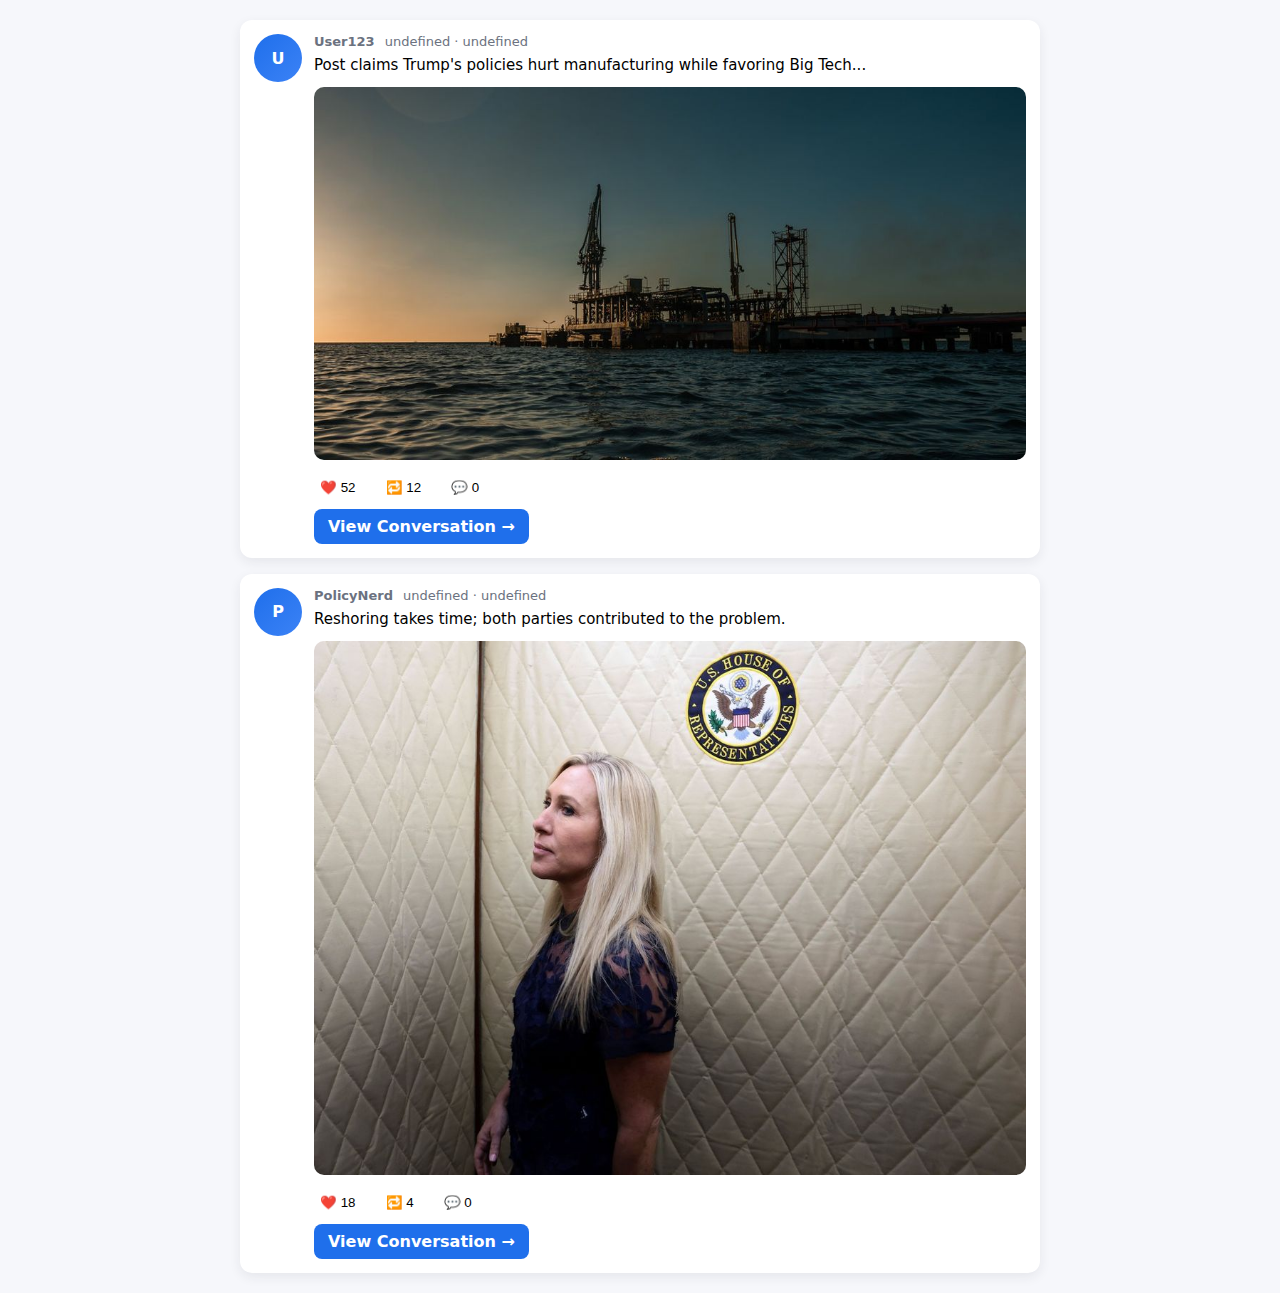
<file: index.html>
<!doctype html>
<html lang="en">
<head>
<meta charset="utf-8" />
<meta name="viewport" content="width=device-width, initial-scale=1" />
<title>Timeline</title>

<style>
:root {
  --bg: #f6f7fb;
  --card: #fff;
  --muted: #6b7280;
  --accent: #1f6feb;
  --radius: 12px;
  --shadow: 0 4px 12px rgba(35, 40, 50, 0.08);
  font-family: Inter, system-ui, -apple-system, "Segoe UI", Roboto;
}

body { background: var(--bg); margin: 20px; }
.container { max-width: 800px; margin: auto; }

.post {
  background: var(--card);
  border-radius: var(--radius);
  padding: 14px;
  margin-bottom: 16px;
  display: flex;
  gap: 12px;
  box-shadow: var(--shadow);
}

.avatar {
  width: 48px;
  height: 48px;
  border-radius: 50%;
  display: grid;
  place-items: center;
  font-weight: 700;
  color: #fff;
}

.content { flex: 1; }

.meta {
  font-size: 13px;
  color: var(--muted);
}
.name { font-weight: 700; margin-right: 6px; }
.handle { color: var(--muted); }

.text { margin-top: 6px; font-size: 15px; line-height: 1.45; }

.thumb {
  width: 100%;
  border-radius: 10px;
  margin-top: 10px;
}

.actions {
  margin-top: 12px;
  display: flex;
  gap: 18px;
  color: var(--muted);
  font-size: 14px;
}
.actions button {
  background: none;
  border: none;
  cursor: pointer;
  padding: 4px 6px;
  border-radius: 6px;
}
.actions button:hover { background: #f1f5f9; }

.liked { color: #e0245e; }
.retweeted { color: #17bf63; }

.view-link {
  display: inline-block;
  margin-top: 10px;
  padding: 8px 14px;
  background: var(--accent);
  color: white;
  border-radius: 8px;
  font-weight: 600;
  text-decoration: none;
}

/* ---- Inline comment box (timeline only) ---- */
.inline-comment {
  margin-top: 10px;
  display: none;
}
.inline-comment textarea {
  width: 100%;
  border-radius: 8px;
  border: 1px solid #d4d4d8;
  padding: 8px;
  font-size: 14px;
}
.inline-comment button {
  margin-top: 6px;
  background: var(--accent);
  color: #fff;
  border: none;
  padding: 7px 12px;
  border-radius: 6px;
  cursor: pointer;
  font-weight: 600;
}

.highlight-mention { color: #1d4ed8; font-weight: 600; }
.highlight-hashtag { color: #059669; font-weight: 600; }
</style>
</head>

<body>
<div class="container" id="timeline"></div>

<script>
/* ---------------- Helpers ---------------- */
function initials(name) {
  return name.split(/\s+/).map(w => w[0]).join("").slice(0, 2).toUpperCase();
}
function colorFromName(name) {
  const colors = [
    "linear-gradient(135deg,#1f6feb,#3b82f6)",
    "linear-gradient(135deg,#10b981,#34d399)",
    "linear-gradient(135deg,#f59e0b,#fbbf24)",
    "linear-gradient(135deg,#ec4899,#f472b6)",
    "linear-gradient(135deg,#6366f1,#8b5cf6)"
  ];
  return colors[name.charCodeAt(0) % colors.length];
}
function highlight(text) {
  return text
    .replace(/(@[a-zA-Z0-9_]+)/g, '<span class="highlight-mention">$1</span>')
    .replace(/(#[a-zA-Z0-9_]+)/g, '<span class="highlight-hashtag">$1</span>');
}

/* ---------------- State ---------------- */
let timelineState = JSON.parse(
  sessionStorage.getItem("timelineState") || "{}"
);
function saveState() {
  sessionStorage.setItem("timelineState", JSON.stringify(timelineState));
}

/* ---------------- Load Posts ---------------- */
const timeline = document.getElementById("timeline");

fetch("data/posts.json")
  .then(r => r.json())
  .then(posts => {
    posts.forEach(p => timeline.appendChild(createPost(p)));
  });

/* ---------------- Create Post ---------------- */
function createPost(p) {

  let state = timelineState[p.id] || {
    likes: p.likes || 0,
    retweets: p.retweets || 0,
    comments: [],
    liked: false,
    retweeted: false
  };

  timelineState[p.id] = state;
  saveState();

  const wrap = document.createElement("article");
  wrap.className = "post";

  wrap.innerHTML = `
    <div class="avatar" style="background:${colorFromName(p.author)}">
      ${initials(p.author)}
    </div>

    <div class="content">
      <div class="meta">
        <span class="name">${p.author}</span>
        <span class="handle">${p.handle}</span> · ${p.timestamp}
      </div>

      <div class="text">${highlight(p.text)}</div>
      ${p.image ? `<img src="${p.image}" class="thumb">` : ""}

      <div class="actions">
        <button class="like ${state.liked ? "liked" : ""}">
          ❤️ <span>${state.likes}</span>
        </button>
        <button class="rt ${state.retweeted ? "retweeted" : ""}">
          🔁 <span>${state.retweets}</span>
        </button>
        <button class="comment">
          💬 <span>${state.comments.length}</span>
        </button>
      </div>

      <div class="inline-comment">
        <textarea placeholder="Write a reply..."></textarea>
        <button>Post</button>
      </div>

      <a class="view-link" href="posts/post.html?id=${p.id}">
        View Conversation →
      </a>
    </div>
  `;

  const likeBtn = wrap.querySelector(".like");
  const rtBtn = wrap.querySelector(".rt");
  const commentBtn = wrap.querySelector(".comment");
  const commentBox = wrap.querySelector(".inline-comment");
  const ta = commentBox.querySelector("textarea");
  const postBtn = commentBox.querySelector("button");

  likeBtn.onclick = () => {
    state.liked = !state.liked;
    state.likes += state.liked ? 1 : -1;
    likeBtn.classList.toggle("liked", state.liked);
    likeBtn.querySelector("span").textContent = state.likes;
    saveState();
  };

  rtBtn.onclick = () => {
    state.retweeted = !state.retweeted;
    state.retweets += state.retweeted ? 1 : -1;
    rtBtn.classList.toggle("retweeted", state.retweeted);
    rtBtn.querySelector("span").textContent = state.retweets;
    saveState();
  };

  commentBtn.onclick = () => {
    commentBox.style.display =
      commentBox.style.display === "none" ? "block" : "none";
    ta.focus();
  };

  postBtn.onclick = () => {
    const txt = ta.value.trim();
    if (!txt) return;
    state.comments.push({
      text: txt,
      ts: Date.now()
    });
    ta.value = "";
    commentBox.style.display = "none";
    commentBtn.querySelector("span").textContent = state.comments.length;
    saveState();
  };

  return wrap;
}
</script>
</body>
</html>
</file>
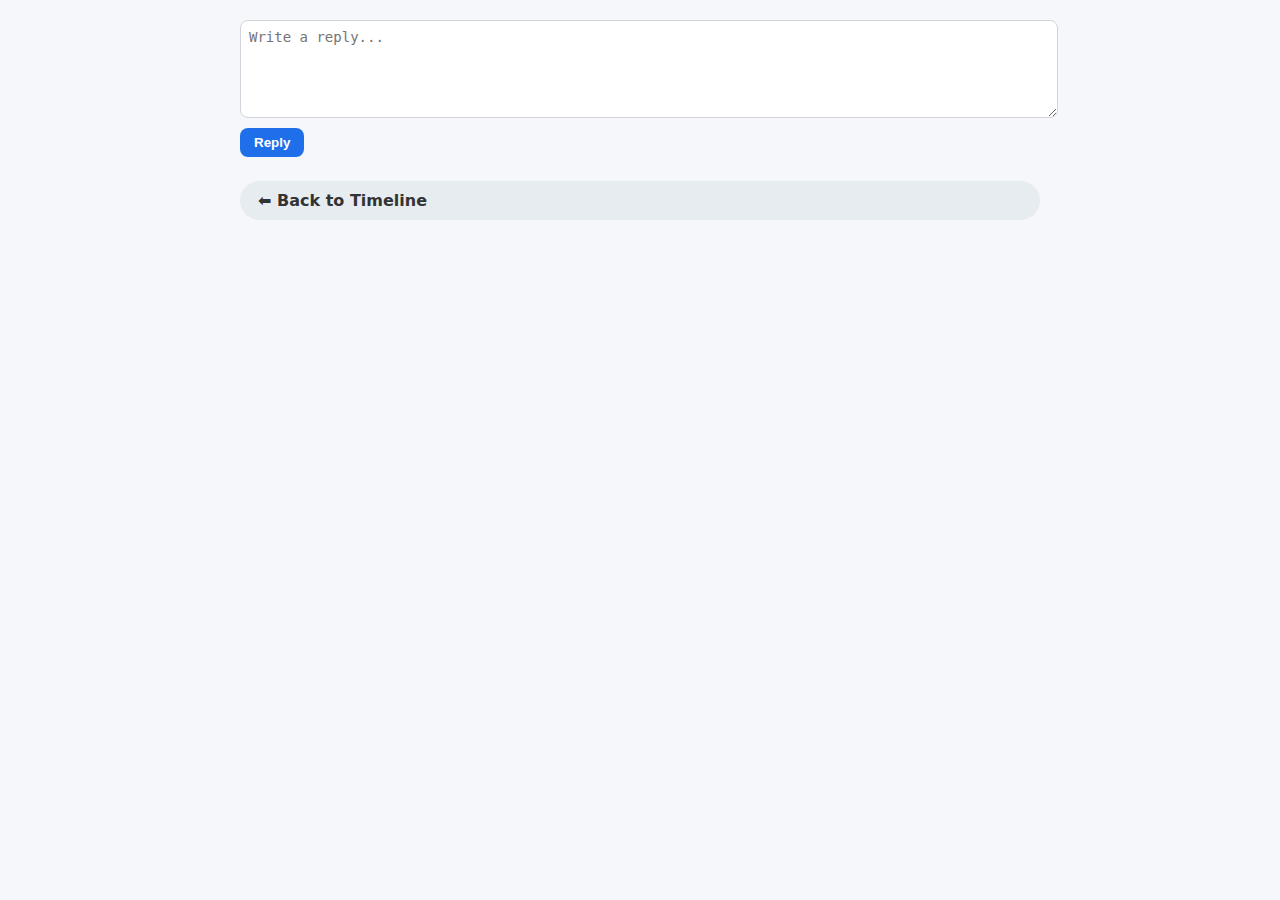
<file: posts/post.html>
<!doctype html>
<html lang="en">
<head>
<meta charset="utf-8" />
<meta name="viewport" content="width=device-width,initial-scale=1" />
<title>Conversation</title>

<style>
:root {
  --bg:#f6f7fb;
  --card:#fff;
  --muted:#6b7280;
  --accent:#1f6feb;
  --radius:12px;
  --shadow:0 4px 12px rgba(35,40,50,0.08);
  font-family:Inter,system-ui,-apple-system,"Segoe UI",Roboto;
}

body { background:var(--bg); margin:20px; }

.container { max-width:800px; margin:auto; }

.post {
  background:var(--card);
  border-radius:var(--radius);
  padding:14px;
  box-shadow:var(--shadow);
  display:flex;
  gap:12px;
  margin-bottom:16px;
}

.avatar {
  width:48px;
  height:48px;
  border-radius:50%;
  display:grid;
  place-items:center;
  color:#fff;
  font-weight:700;
}

.content { flex:1; }

.meta {
  font-size:13px;
  color:var(--muted);
}

.name {
  font-weight:700;
  margin-right:6px;
}

.text {
  margin-top:6px;
  font-size:15px;
  line-height:1.45;
}

.thumb {
  width:100%;
  border-radius:10px;
  margin-top:10px;
}

.actions {
  margin-top:12px;
  display:flex;
  gap:20px;
  color:var(--muted);
}

.actions button {
  background:none;
  border:none;
  cursor:pointer;
  padding:4px 6px;
  border-radius:6px;
}

.actions button:hover { background:#f1f5f9; }

.liked { color:#e0245e; }
.retweeted { color:#17bf63; }

/* AI SUMMARY */
.ai-summary {
  background:#fffdf8;
  border:1px solid #fbe5b3;
}

/* USER COMMENT HIGHLIGHT */
.user-comment {
  background:#f0f7ff;
  border:1px solid #dbeafe;
}

.comment-box {
  margin-top:14px;
}

.comment-box textarea {
  width:100%;
  min-height:80px;
  border-radius:8px;
  border:1px solid #d1d5db;
  padding:8px;
  font-size:14px;
}

.comment-box button {
  margin-top:6px;
  background:var(--accent);
  color:white;
  border:none;
  padding:7px 14px;
  border-radius:8px;
  font-weight:600;
  cursor:pointer;
}

#backBtn {
  display:block;
  margin:24px auto;
  padding:10px 18px;
  background:#e6ecf0;
  border-radius:20px;
  text-decoration:none;
  color:#333;
  font-weight:600;
}
</style>
</head>

<body>

<div class="container">
  <div id="thread"></div>

  <div class="comment-box">
    <textarea id="userReply" placeholder="Write a reply..."></textarea>
    <button id="postReply">Reply</button>
  </div>

  <a id="backBtn" href="../index.html">⬅ Back to Timeline</a>
</div>

<script>
// ---------- Helpers ----------
function initials(name) {
  return name.split(/\s+/).map(w => w[0]).join("").slice(0,2).toUpperCase();
}

function colorFromName(name) {
  const colors = [
    "linear-gradient(135deg,#1f6feb,#3b82f6)",
    "linear-gradient(135deg,#10b981,#34d399)",
    "linear-gradient(135deg,#f59e0b,#fbbf24)",
    "linear-gradient(135deg,#ec4899,#f472b6)",
    "linear-gradient(135deg,#6366f1,#8b5cf6)"
  ];
  return colors[name.charCodeAt(0) % colors.length];
}

// ---------- Load ID + State ----------
const postId = new URLSearchParams(location.search).get("id");

let timelineState = JSON.parse(sessionStorage.getItem("timelineState") || "{}");

const state = timelineState[postId] ||= {
  likes:0,
  retweets:0,
  comments:[],
  liked:false,
  retweeted:false
};

function save() {
  timelineState[postId] = state;
  sessionStorage.setItem("timelineState", JSON.stringify(timelineState));
}

const thread = document.getElementById("thread");

// ---------- Timing ----------
const convoStart = Date.now();

// ---------- Load Post ----------
fetch("../data/posts.json")
  .then(r => r.json())
  .then(posts => {
    const post = posts.find(p => p.id === postId);

    if (!state.initialized) {
      state.likes = post.likes || 0;
      state.retweets = post.retweets || 0;
      state.initialized = true;
      save();
    }

    renderMainPost(post);
    renderAISummary(post);
    post.replies.forEach(r => renderReply(r));
    renderUserComments();
  });

// ---------- Render Main ----------
function renderMainPost(p) {
  const el = document.createElement("article");
  el.className = "post";

  el.innerHTML = `
    <div class="avatar" style="background:${colorFromName(p.author)}">
      ${initials(p.author)}
    </div>
    <div class="content">
      <div class="meta">
        <span class="name">${p.author}</span>
        ${p.handle} · ${p.timestamp}
      </div>
      <div class="text">${p.text}</div>
      ${p.image ? `<img src="../${p.image}" class="thumb">` : ""}
      <div class="actions">
        <button class="like ${state.liked ? "liked":""}">❤️ <span>${state.likes}</span></button>
        <button class="retweet ${state.retweeted ? "retweeted":""}">🔁 <span>${state.retweets}</span></button>
        <button class="comment">💬 <span>${p.replies.length + state.comments.length}</span></button>
      </div>
    </div>
  `;

  thread.appendChild(el);

  el.querySelector(".like").onclick = () => {
    state.liked = !state.liked;
    state.likes += state.liked ? 1 : -1;
    el.querySelector(".like span").textContent = state.likes;
    save();

    window.parent.postMessage({
      type: "USER_LIKE",
      postId,
      count: state.likes
    }, "*");
  };

  el.querySelector(".retweet").onclick = () => {
    state.retweeted = !state.retweeted;
    state.retweets += state.retweeted ? 1 : -1;
    el.querySelector(".retweet span").textContent = state.retweets;
    save();

    window.parent.postMessage({
      type: "USER_RETWEET",
      postId,
      count: state.retweets
    }, "*");
  };
}

// ---------- AI Summary ----------
function renderAISummary(p) {
  const el = document.createElement("article");
  el.className = "post ai-summary";

  el.innerHTML = `
    <div class="avatar">🤖</div>
    <div class="content">
      <div class="name">AI Summary</div>
      <div class="text">${p.aiSummary}</div>
    </div>
  `;

  thread.appendChild(el);
}

// ---------- Replies ----------
function renderReply(r) {
  const el = document.createElement("article");
  el.className = "post";

  el.innerHTML = `
    <div class="avatar" style="background:${colorFromName(r.author)}">
      ${initials(r.author)}
    </div>
    <div class="content">
      <div class="name">${r.author}</div>
      <div class="text">${r.text}</div>
    </div>
  `;

  thread.appendChild(el);
}

// ---------- User Comments ----------
function renderUserComments() {
  state.comments.forEach(c => {
    const el = document.createElement("article");
    el.className = "post user-comment";

    el.innerHTML = `
      <div class="avatar" style="background:#2563eb">YOU</div>
      <div class="content">
        <div class="name">You</div>
        <div class="text">${c}</div>
      </div>
    `;

    thread.appendChild(el);
  });
}

// ---------- Submit Reply ----------
document.getElementById("postReply").onclick = () => {
  const ta = document.getElementById("userReply");
  const txt = ta.value.trim();
  if (!txt) return;

  state.comments.push(txt);
  save();

  window.parent.postMessage({
    type: "USER_COMMENT",
    postId,
    text: txt
  }, "*");

  ta.value = "";
  location.reload();
};

// ---------- Scroll Depth (Conversation) ----------
window.addEventListener("scroll", () => {
  const depth = Math.round(
    (window.scrollY + window.innerHeight) /
    document.body.scrollHeight * 100
  );

  window.parent.postMessage({
    type: "SCROLL_DEPTH_CONVO",
    postId,
    depth
  }, "*");
});

// ---------- Time on Conversation ----------
window.addEventListener("beforeunload", () => {
  window.parent.postMessage({
    type: "TIME_ON_CONVO",
    postId,
    ms: Date.now() - convoStart
  }, "*");
});
</script>

</body>
</html>
</file>
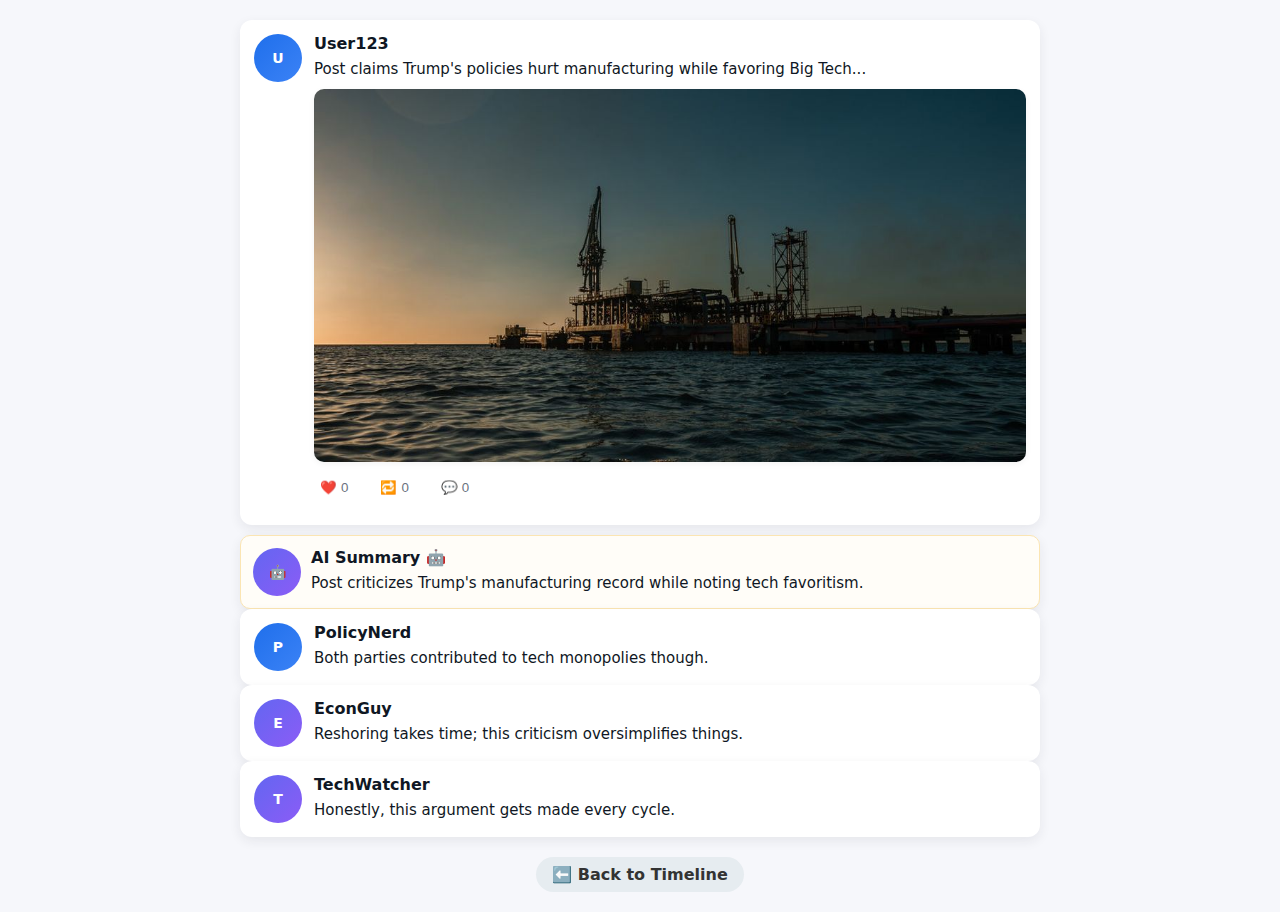
<file: posts/post1.html>
<!doctype html>
<html lang="en">
<head>
<meta charset="utf-8" />
<meta name="viewport" content="width=device-width,initial-scale=1" />
<title>Conversation View</title>
<style>
:root {
  --bg: #f6f7fb;
  --card: #fff;
  --muted: #6b7280;
  --accent: #1f6feb;
  --radius: 12px;
  --shadow: 0 4px 12px rgba(35, 40, 50, 0.08);
  font-family: Inter, system-ui, -apple-system, "Segoe UI", Roboto, "Helvetica Neue", Arial;
}
body { background: var(--bg); margin: 20px; color: #111; }
.container { max-width: 800px; margin: 0 auto; }

.post {
  background: var(--card);
  border-radius: var(--radius);
  padding: 14px;
  display: flex;
  gap: 12px;
  align-items: flex-start;
  box-shadow: var(--shadow);
  transition: transform .15s ease;
}
.post:hover { transform: translateY(-2px); }

.avatar {
  width: 48px; height: 48px; border-radius: 50%;
  flex: 0 0 48px; display: grid; place-items: center;
  color: #fff; font-weight: 700; font-size: 14px;
  background: linear-gradient(135deg,#1f6feb,#3b82f6);
}
.content { flex: 1; }
.name { font-weight: 700; color: #0f1724; }
.text { margin-top: 6px; font-size: 15px; line-height: 1.45; color: #0f1724; }

.actions {
  margin-top: 10px; display: flex; gap: 20px; color: var(--muted); font-size: 14px;
}
.actions button {
  background: none; border: none; cursor: pointer;
  color: inherit; display: flex; align-items: center; gap: 4px;
  padding: 4px 6px; border-radius: 6px;
}
.actions button:hover { background: #f1f5f9; transform: scale(1.05); }
.actions button.liked { color: #e0245e; }
.actions button.retweeted { color: #17bf63; }

.comment-box { margin-top: 12px; }
.comment-box textarea {
  width: 100%; border-radius: 8px; border: 1px solid #e2e8f0;
  font-size: 14px; padding: 8px; resize: vertical;
}
.comment-section { margin-top: 12px; }
.reply {
  background: #f0f2f5; border-radius: 8px;
  padding: 6px 10px; margin-top: 6px; font-size: 0.9em;
}

.ai-summary {
  display: flex; gap: 10px; align-items: flex-start;
  background: #fffdf8; border: 1px solid #fbe5b3;
  padding: 12px; border-radius: 10px; box-shadow: var(--shadow);
  margin-top: 10px;
}
.ai-summary .avatar {
  background: linear-gradient(135deg,#6366f1,#8b5cf6);
}

#backBtn {
  display: block; width: fit-content;
  margin: 20px auto 0; background: #e6ecf0;
  color: #333; padding: 8px 16px;
  border-radius: 20px; text-decoration: none; font-weight: bold;
}
#backBtn:hover { background: #d8e2e7; }

.thumb {
  width: 100%;
  border-radius: 10px;
  margin-top: 8px;
  box-shadow: 0 2px 6px rgba(0,0,0,0.05);
  transition: transform .2s ease, box-shadow .2s ease;
  object-fit: cover;
}
.thumb:hover {
  transform: scale(1.015);
  box-shadow: 0 4px 10px rgba(0,0,0,0.1);
}
</style>
</head>

<body>
<div class="container" id="conversation"></div>
<a href="../index.html" id="backBtn">⬅️ Back to Timeline</a>

<script>
// ---------- Configuration ----------
const postId = "post1"; 
const mainPost = {
  author: "User123",
  text: "Post claims Trump's policies hurt manufacturing while favoring Big Tech...",
  image: "../images/post1_thumb.jpg"   // correct path
};

const aiSummary = {
  author: "AI Summary 🤖",
  text: "Post criticizes Trump's manufacturing record while noting tech favoritism."
};

const replies = [
  { author: "PolicyNerd", text: "Both parties contributed to tech monopolies though." },
  { author: "EconGuy", text: "Reshoring takes time; this criticism oversimplifies things." },
  { author: "TechWatcher", text: "Honestly, this argument gets made every cycle." }
];

// ---------- Helpers ----------
function initials(name){return name.split(/\s+/).map(n=>n[0].toUpperCase()).slice(0,2).join("");}
function colorFromName(name){
  const colors = [
    "linear-gradient(135deg,#1f6feb,#3b82f6)",
    "linear-gradient(135deg,#10b981,#34d399)",
    "linear-gradient(135deg,#f59e0b,#fbbf24)",
    "linear-gradient(135deg,#ec4899,#f472b6)",
    "linear-gradient(135deg,#6366f1,#8b5cf6)"
  ];
  const i = name.charCodeAt(0) % colors.length;
  return colors[i];
}

// ------ Session state ------
let timelineState = JSON.parse(sessionStorage.getItem("timelineState") || "{}");
let state = timelineState[postId] || {likes:0, retweets:0, comments:[], liked:false, retweeted:false};
function save(){
  timelineState[postId] = state;
  sessionStorage.setItem("timelineState", JSON.stringify(timelineState));
}

// ---------- Render ----------
const convo = document.getElementById("conversation");
convo.innerHTML = "";

// Main post
convo.appendChild(createPost(mainPost,true));

// AI summary
convo.appendChild(createAISummary(aiSummary));

// Replies
replies.forEach(r => convo.appendChild(createPost(r,false)));

// Existing user comments
renderUserComments();

// ---------- Functions ----------
function createPost(data,isMain){
  const wrapper = document.createElement("article");
  wrapper.className = "post";

  const avatar = document.createElement("div");
  avatar.className = "avatar";
  avatar.style.background = colorFromName(data.author);
  avatar.textContent = initials(data.author);

  const content = document.createElement("div");
  content.className = "content";

  content.innerHTML = `
    <div class="name">${data.author}</div>
    <div class="text">${data.text}</div>
    ${data.image ? `<img src="${data.image}" alt="" class="thumb">` : ""}
  `;

  if(isMain){
    const actions = document.createElement("div");
    actions.className = "actions";
    actions.innerHTML = `
      <button class="like ${state.liked?"liked":""}">❤️ <span>${state.likes}</span></button>
      <button class="retweet ${state.retweeted?"retweeted":""}">🔁 <span>${state.retweets}</span></button>
      <button class="comment">💬 <span>${state.comments.length}</span></button>
    `;
    content.append(actions);

    const commentBox = document.createElement("div");
    commentBox.className = "comment-box";
    commentBox.style.display="none";
    commentBox.innerHTML = `
      <textarea rows="2" placeholder="Write a comment..."></textarea>
      <button style="margin-top:6px;background:var(--accent);color:#fff;border:none;border-radius:6px;padding:6px 10px;cursor:pointer;">Submit</button>
    `;
    content.append(commentBox);

    const commentSection = document.createElement("div");
    commentSection.className = "comment-section";
    content.append(commentSection);

    const [likeBtn, rtBtn, commentBtn] = actions.querySelectorAll("button");
    const submitBtn = commentBox.querySelector("button");
    const textarea = commentBox.querySelector("textarea");

    likeBtn.onclick = () => {
      state.liked = !state.liked;
      state.likes += state.liked ? 1 : -1;
      likeBtn.classList.toggle("liked",state.liked);
      likeBtn.querySelector("span").textContent = state.likes;
      save();
    };

    rtBtn.onclick = () => {
      state.retweeted = !state.retweeted;
      state.retweets += state.retweeted ? 1 : -1;
      rtBtn.classList.toggle("retweeted",state.retweeted);
      rtBtn.querySelector("span").textContent = state.retweets;
      save();
    };

    commentBtn.onclick = () => {
      commentBox.style.display = commentBox.style.display==="none" ? "block" : "none";
    };

    submitBtn.onclick = () => {
      const txt = textarea.value.trim();
      if(!txt) return;
      state.comments.push(txt);
      textarea.value="";
      commentBox.style.display="none";
      commentBtn.querySelector("span").textContent = state.comments.length;
      save();
      renderUserComments();
    };
  }

  wrapper.append(avatar,content);
  return wrapper;
}

function createAISummary(ai){
  const el=document.createElement("div");
  el.className="ai-summary";
  el.innerHTML=`
    <div class="avatar">🤖</div>
    <div class="content">
      <div class="name">${ai.author}</div>
      <div class="text">${ai.text}</div>
    </div>`;
  return el;
}

function renderUserComments(){
  const main = convo.querySelector(".post");
  const commentSection = main.querySelector(".comment-section");
  commentSection.innerHTML = state.comments.map(c=>`<div class="reply"><strong>You:</strong> ${c}</div>`).join("");
}
</script>
</body>
</html>
</file>
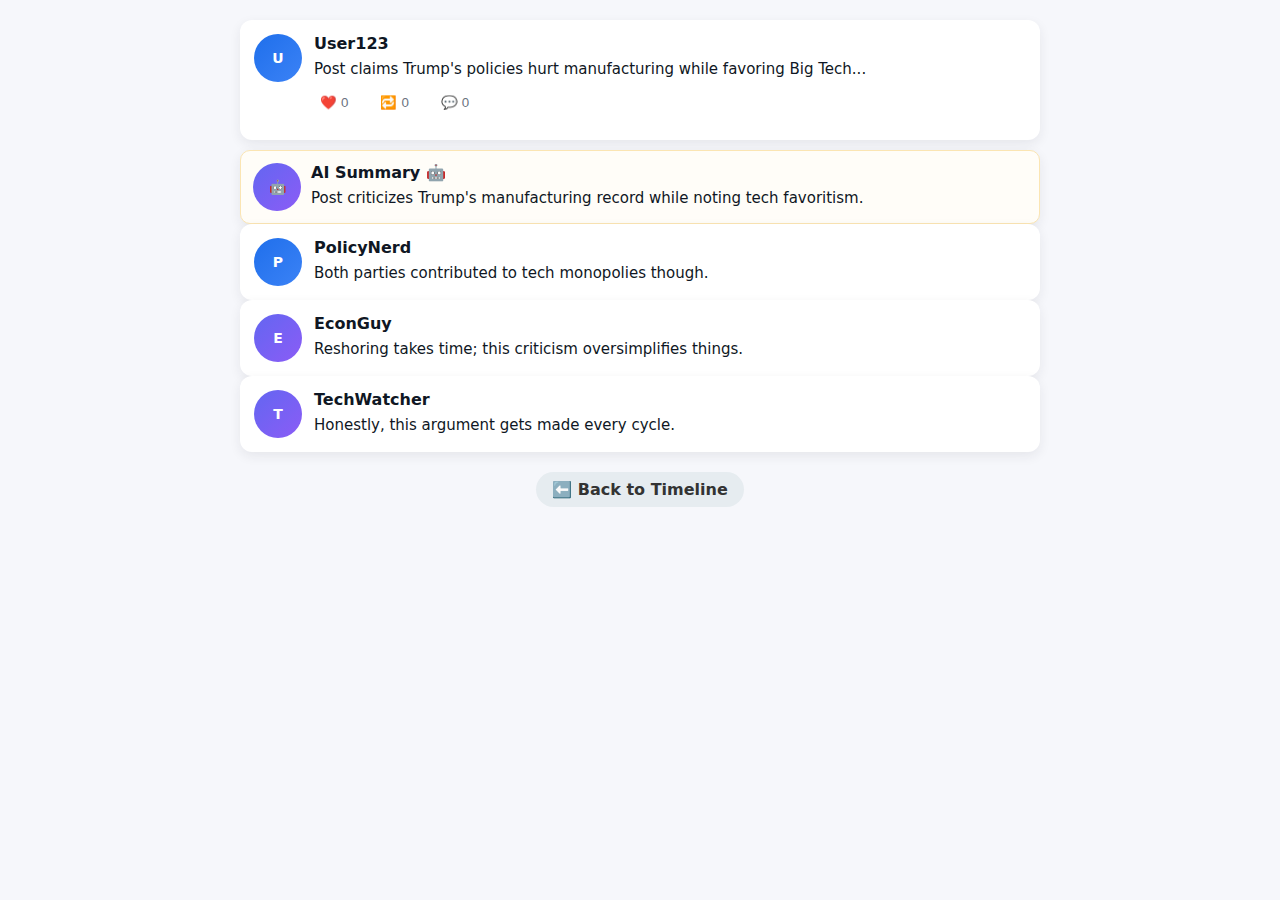
<file: posts/post2.html>
<!doctype html>
<html lang="en">
<head>
<meta charset="utf-8" />
<meta name="viewport" content="width=device-width,initial-scale=1" />
<title>Conversation View</title>
<style>
:root {
  --bg: #f6f7fb;
  --card: #fff;
  --muted: #6b7280;
  --accent: #1f6feb;
  --radius: 12px;
  --shadow: 0 4px 12px rgba(35, 40, 50, 0.08);
  font-family: Inter, system-ui, -apple-system, "Segoe UI", Roboto, "Helvetica Neue", Arial;
}
body { background: var(--bg); margin: 20px; color: #111; }
.container { max-width: 800px; margin: 0 auto; }

.post {
  background: var(--card);
  border-radius: var(--radius);
  padding: 14px;
  display: flex;
  gap: 12px;
  align-items: flex-start;
  box-shadow: var(--shadow);
  transition: transform .15s ease;
}
.post:hover { transform: translateY(-2px); }

.avatar {
  width: 48px; height: 48px; border-radius: 50%;
  flex: 0 0 48px; display: grid; place-items: center;
  color: #fff; font-weight: 700; font-size: 14px;
  background: linear-gradient(135deg,#1f6feb,#3b82f6);
}
.content { flex: 1; }
.name { font-weight: 700; color: #0f1724; }
.text { margin-top: 6px; font-size: 15px; line-height: 1.45; color: #0f1724; }

.actions {
  margin-top: 10px; display: flex; gap: 20px; color: var(--muted); font-size: 14px;
}
.actions button {
  background: none; border: none; cursor: pointer;
  color: inherit; display: flex; align-items: center; gap: 4px;
  padding: 4px 6px; border-radius: 6px;
}
.actions button:hover { background: #f1f5f9; transform: scale(1.05); }
.actions button.liked { color: #e0245e; }
.actions button.retweeted { color: #17bf63; }

.comment-box { margin-top: 12px; }
.comment-box textarea {
  width: 100%; border-radius: 8px; border: 1px solid #e2e8f0;
  font-size: 14px; padding: 8px; resize: vertical;
}
.comment-section { margin-top: 12px; }
.reply {
  background: #f0f2f5; border-radius: 8px;
  padding: 6px 10px; margin-top: 6px; font-size: 0.9em;
}

.ai-summary {
  display: flex; gap: 10px; align-items: flex-start;
  background: #fffdf8; border: 1px solid #fbe5b3;
  padding: 12px; border-radius: 10px; box-shadow: var(--shadow);
  margin-top: 10px;
}
.ai-summary .avatar {
  background: linear-gradient(135deg,#6366f1,#8b5cf6);
}

#backBtn {
  display: block; width: fit-content;
  margin: 20px auto 0; background: #e6ecf0;
  color: #333; padding: 8px 16px;
  border-radius: 20px; text-decoration: none; font-weight: bold;
}
#backBtn:hover { background: #d8e2e7; }
</style>
</head>

<body>
<div class="container" id="conversation"></div>
<a href="../index.html" id="backBtn">⬅️ Back to Timeline</a>

<script>
// ---------- Configuration ----------
const postId = "post1";  // Change per file
const mainPost = {
  author: "User123",
  text: "Post claims Trump's policies hurt manufacturing while favoring Big Tech...",
  image: "../images/post2_thumb.jpg"  // <-- ADD THIS
};

const aiSummary = {
  author: "AI Summary 🤖",
  text: "Post criticizes Trump's manufacturing record while noting tech favoritism."
};
const replies = [
  { author: "PolicyNerd", text: "Both parties contributed to tech monopolies though." },
  { author: "EconGuy", text: "Reshoring takes time; this criticism oversimplifies things." },
  { author: "TechWatcher", text: "Honestly, this argument gets made every cycle." }
];

// ---------- Helpers ----------
function initials(name){return name.split(/\s+/).map(n=>n[0].toUpperCase()).slice(0,2).join("");}
function colorFromName(name){
  const colors = [
    "linear-gradient(135deg,#1f6feb,#3b82f6)",
    "linear-gradient(135deg,#10b981,#34d399)",
    "linear-gradient(135deg,#f59e0b,#fbbf24)",
    "linear-gradient(135deg,#ec4899,#f472b6)",
    "linear-gradient(135deg,#6366f1,#8b5cf6)"
  ];
  const i = name.charCodeAt(0) % colors.length;
  return colors[i];
}
function sendToQualtrics(type,data){window.parent.postMessage({type,data},"*");}

// ---------- Shared session state ----------
let timelineState = JSON.parse(sessionStorage.getItem("timelineState") || "{}");
let state = timelineState[postId] || {likes:0, retweets:0, comments:[], liked:false, retweeted:false};

function save(){
  timelineState[postId] = state;
  sessionStorage.setItem("timelineState", JSON.stringify(timelineState));
}


// ---------- Render ----------
const convo = document.getElementById("conversation");
convo.innerHTML = "";

// Main post
convo.appendChild(createPost(mainPost,true));

// AI summary
convo.appendChild(createAISummary(aiSummary));

// Replies
replies.forEach(r => convo.appendChild(createPost(r,false)));

// User comments (if any)
renderUserComments();

// ---------- Post creation ----------
function createPost(data,isMain){
  const wrapper = document.createElement("article");
  wrapper.className = "post";
  const avatar = document.createElement("div");
  avatar.className = "avatar";
  avatar.style.background = colorFromName(data.author);
  avatar.textContent = initials(data.author);
  const content = document.createElement("div");
  content.className = "content";
  content.innerHTML = `<div class="name">${data.author}</div><div class="text">${data.text}</div>`;

  if(isMain){
    const actions = document.createElement("div");
    actions.className = "actions";
    actions.innerHTML = `
      <button class="like ${state.liked?"liked":""}">❤️ <span>${state.likes}</span></button>
      <button class="retweet ${state.retweeted?"retweeted":""}">🔁 <span>${state.retweets}</span></button>
      <button class="comment">💬 <span>${state.comments.length}</span></button>
    `;
    const commentBox = document.createElement("div");
    commentBox.className = "comment-box";
    commentBox.style.display = "none";
    commentBox.innerHTML = `
      <textarea rows="2" placeholder="Write a comment..."></textarea>
      <button style="margin-top:6px;background:var(--accent);color:#fff;border:none;border-radius:6px;padding:6px 10px;cursor:pointer;">Submit</button>
    `;
    const commentSection = document.createElement("div");
    commentSection.className = "comment-section";

    content.append(actions,commentBox,commentSection);

    // Buttons
    const [likeBtn,rtBtn,commentBtn] = actions.querySelectorAll("button");
    const submitBtn = commentBox.querySelector("button");
    const textarea = commentBox.querySelector("textarea");

    likeBtn.onclick = () => {
      state.liked = !state.liked;
      state.likes += state.liked ? 1 : -1;
      likeBtn.classList.toggle("liked",state.liked);
      likeBtn.querySelector("span").textContent = state.likes;
      save();
      sendToQualtrics("like",{post:postId,liked:state.liked});
    };

    rtBtn.onclick = () => {
      state.retweeted = !state.retweeted;
      state.retweets += state.retweeted ? 1 : -1;
      rtBtn.classList.toggle("retweeted",state.retweeted);
      rtBtn.querySelector("span").textContent = state.retweets;
      save();
      sendToQualtrics("retweet",{post:postId,retweeted:state.retweeted});
    };

    commentBtn.onclick = () => {
      commentBox.style.display = commentBox.style.display==="none" ? "block" : "none";
    };

    submitBtn.onclick = () => {
      const txt = textarea.value.trim();
      if(!txt) return;
      state.comments.push(txt);
      textarea.value="";
      commentBox.style.display="none";
      commentBtn.querySelector("span").textContent = state.comments.length;
      save();
      renderUserComments();
      sendToQualtrics("comment",{post:postId,text:txt});
    };
  }

  wrapper.append(avatar,content);
  return wrapper;
}

// ---------- AI Summary creation ----------
function createAISummary(ai){
  const el=document.createElement("div");
  el.className="ai-summary";
  el.innerHTML=`
    <div class="avatar">🤖</div>
    <div class="content">
      <div class="name">${ai.author}</div>
      <div class="text">${ai.text}</div>
    </div>`;
  return el;
}

// ---------- Render user comments ----------
function renderUserComments(){
  const main = convo.querySelector(".post"); // first post
  const commentSection = main.querySelector(".comment-section");
  if(!commentSection) return;
  commentSection.innerHTML = state.comments.map(c=>`<div class="reply"><strong>You:</strong> ${c}</div>`).join("");
}
</script>
</body>
</html>
</file>
